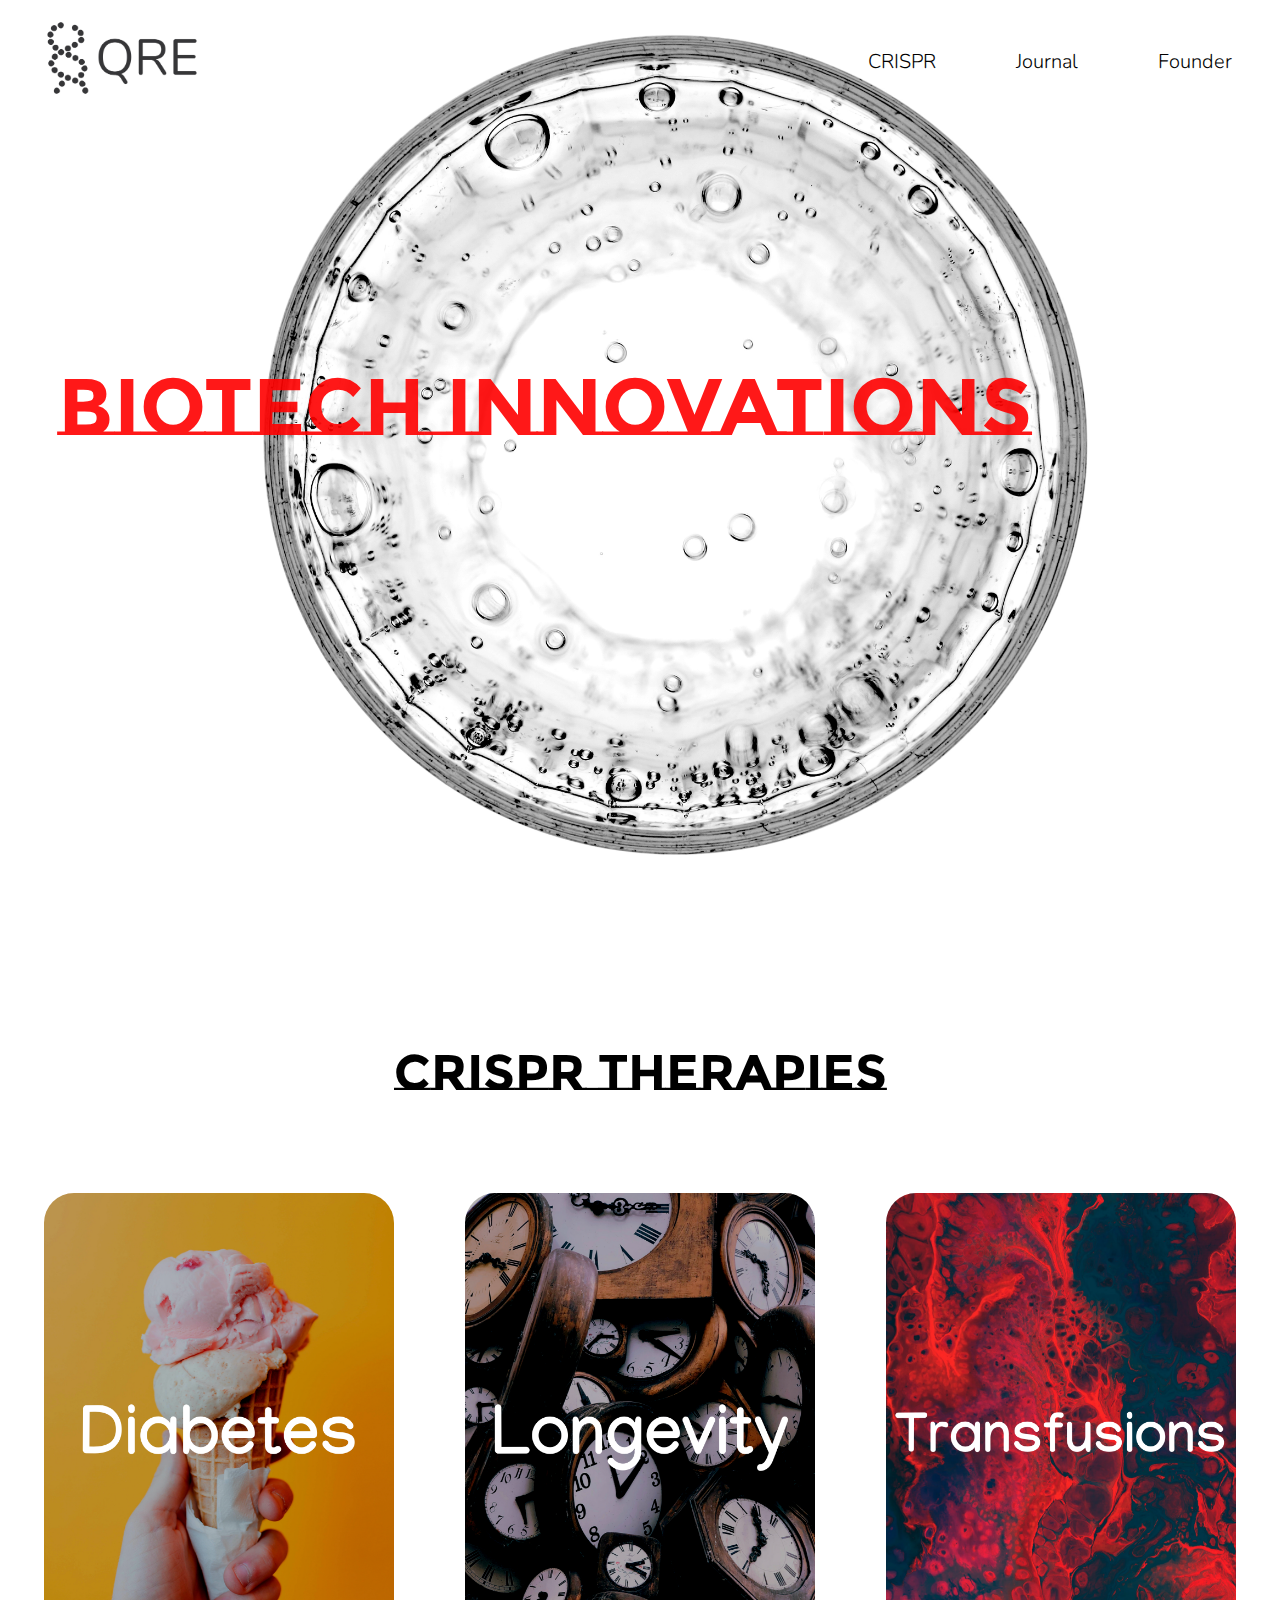
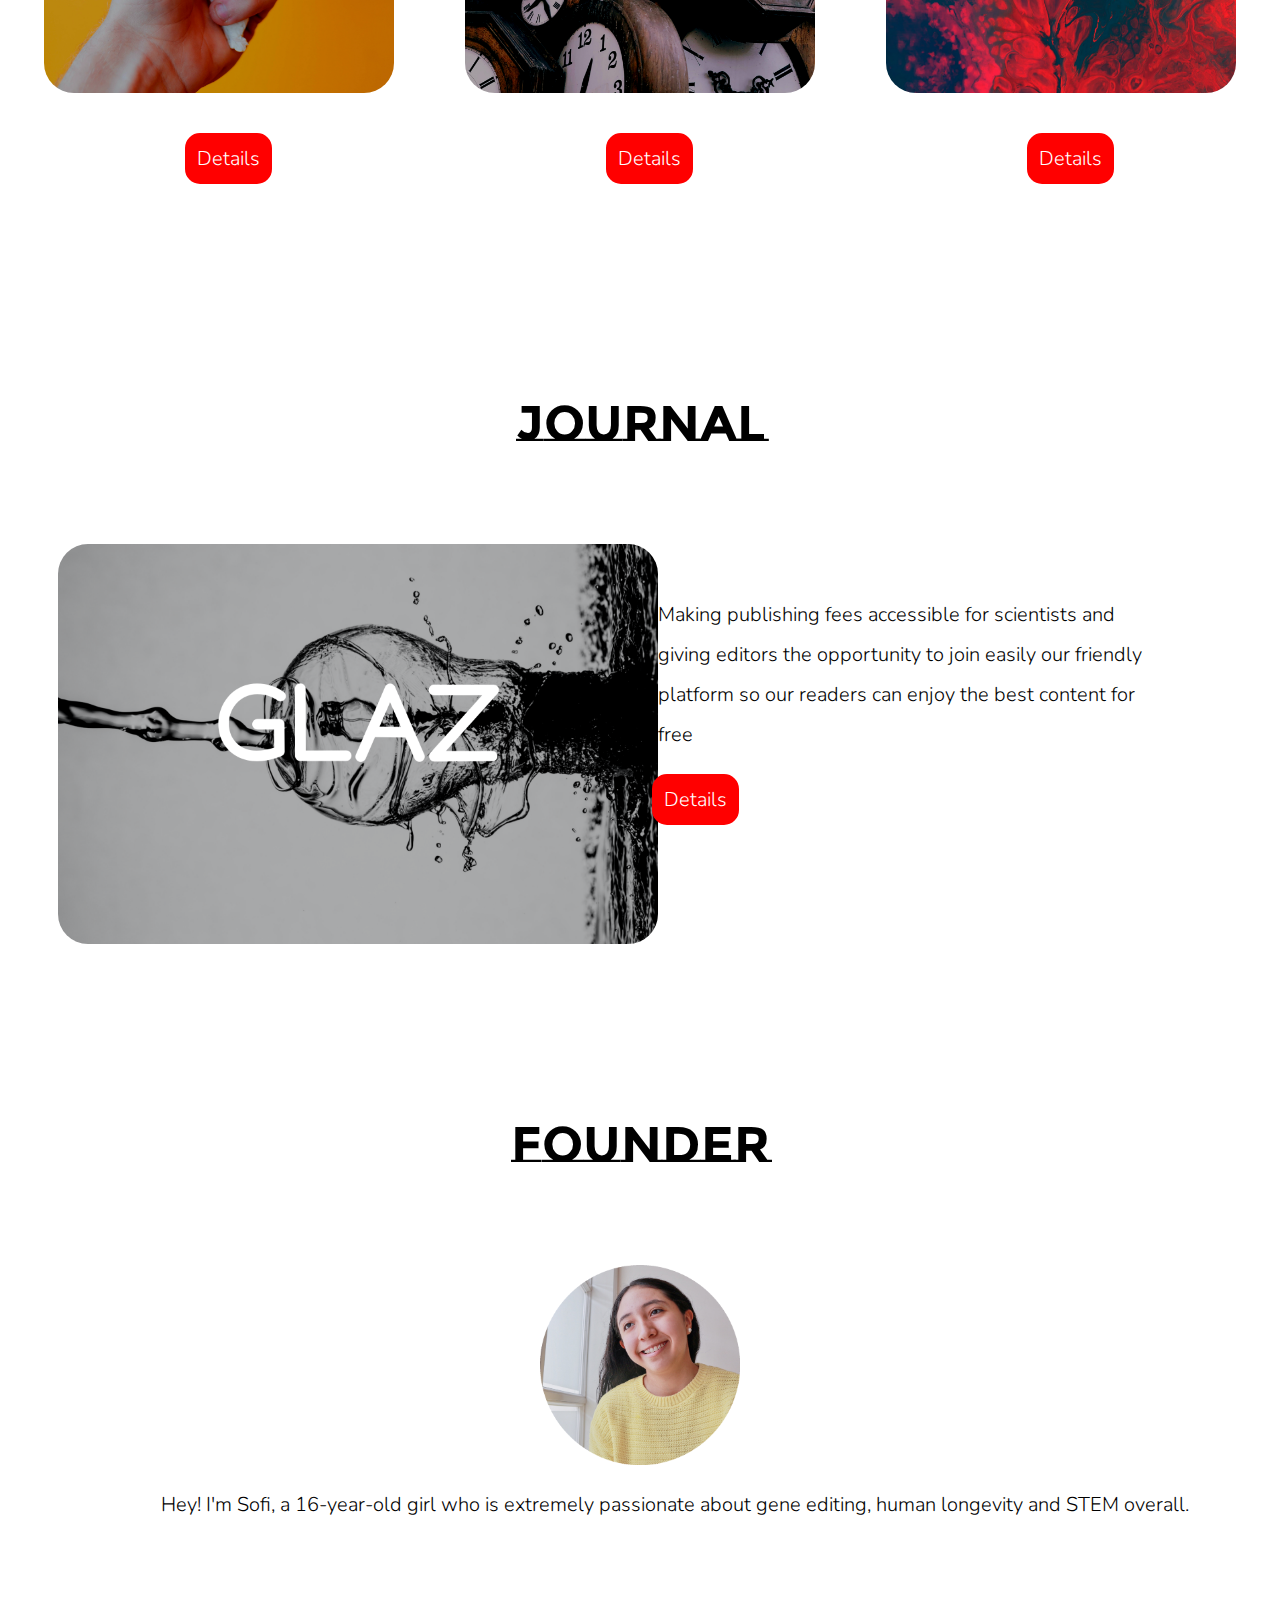
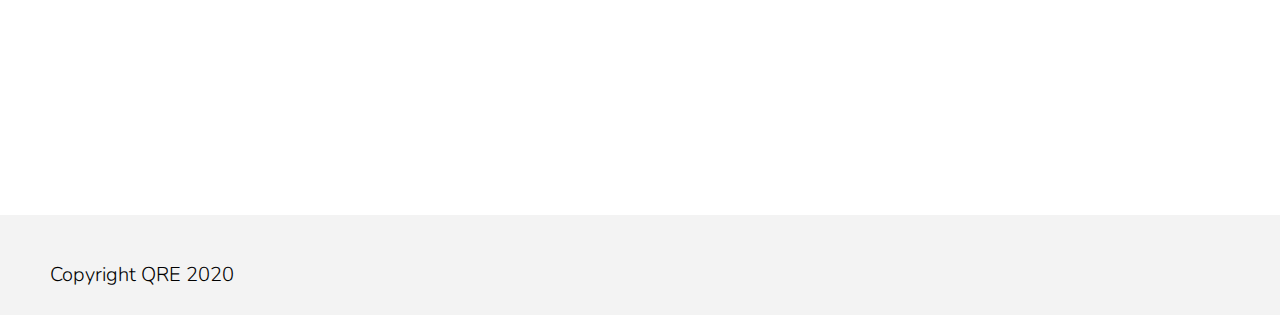
<file: index.html>
<html>
<link href="styles.css" rel="stylesheet" type="text/css">
<link href="https://fonts.googleapis.com/css2?family=Nunito:wght@300&display=swap" rel="stylesheet">
<link href="https://fonts.googleapis.com/css2?family=Montserrat+Subrayada:wght@700&display=swap" rel="stylesheet">
    <head>
        <header>
            <title>QRE</title>
            <nav class="nav">
                <img src="./imgs/QRE.jpeg" height="100px" width="180px">
                <a href="#founder">
                <p>Founder</p>
                </a>
                <a href="#journal">
                <p>Journal</p>
                </a>
                <a href="#CRISPR">
                <p>CRISPR</p>
                </a>
            </nav>
            <h1>BIOTECH INNOVATIONS</h1>
        </header>
    </head>

    <body>
        <h2 id="CRISPR">CRISPR Therapies</h2>
        <div class="CRISPR">
            <img src="imgs/diabetes.png" height="500px" width="350px">
            <img src="imgs/longevity.png" height="500px" width="350px">
            <img src="imgs/blood.png" height="500px" width="350px">
            <a href="./Diabetes/diabetes.html">
                <button id="b1">Details</button>
            </a>
            <a href="./Sirtuins/sirts.html">
                <button id="b2">Details</button>
            </a>
            <a href="./Blood/blood.html">
                <button id="b3">Details</button>
            </a>
        </div>

        <h2 id="journal">Journal</h2>
        <div class="journal">
            <img src="imgs/journal.png" width="600px" height="400px">
            <p>Making publishing fees accessible for scientists and giving editors the opportunity to join easily our friendly platform so our readers can enjoy the best content for free</p>
            <a href="./Journal/journal.html"><button>Details</button></a>
        </div>

        <h2 id="founder">Founder</h2>
        <div class="founder">
            <img src="imgs/Foto circular.png" width="200px" height="200px">
            <p>Hey! I'm Sofi, a 16-year-old girl who is extremely passionate about gene editing, human longevity and STEM overall.</p>
        </div>
    </body>

    <footer>
        <p>Copyright QRE 2020</p>
    </footer>
</html>
</file>
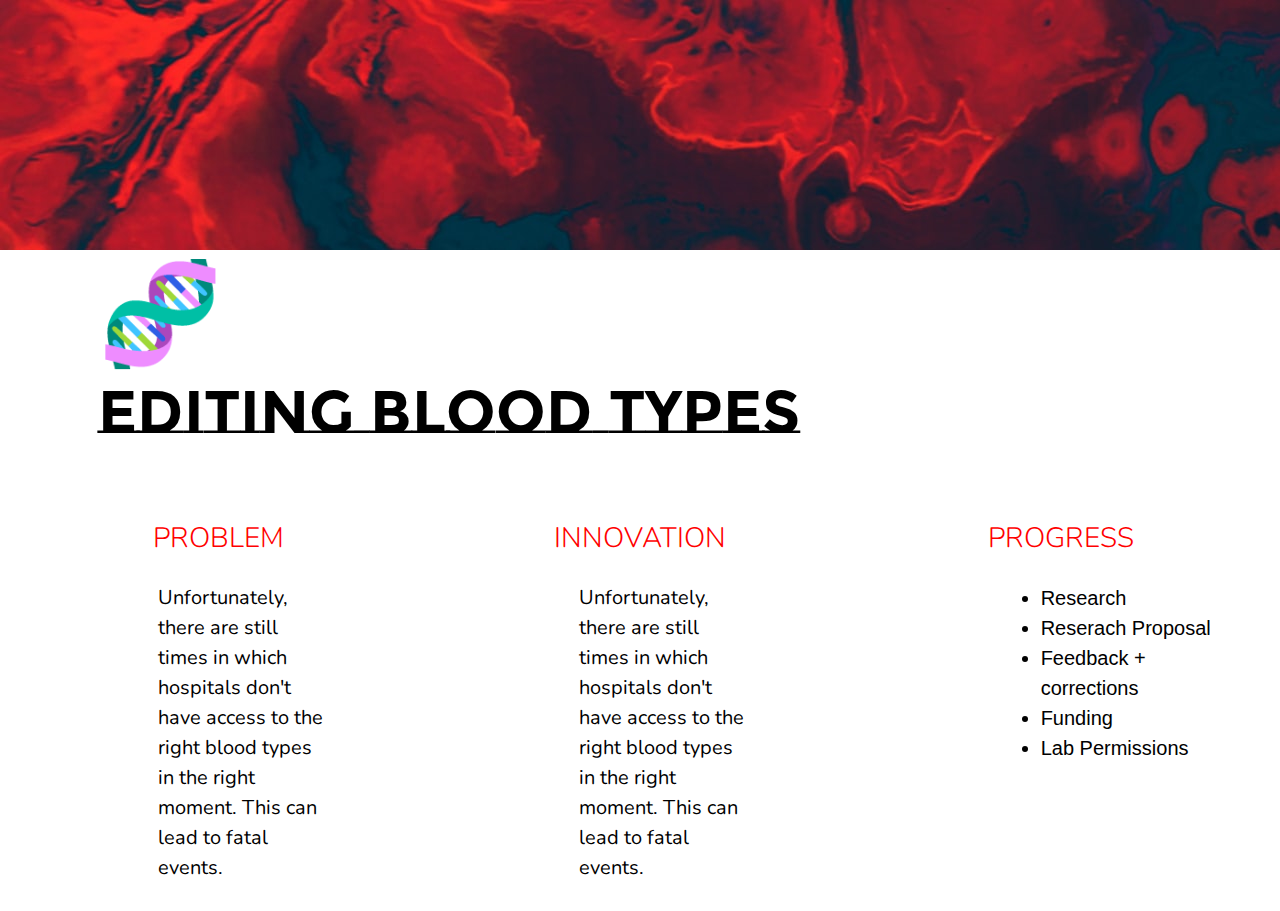
<file: Blood/blood.html>
<html>
<link href="blood.css" rel="stylesheet" type="text/css">
<link href="https://fonts.googleapis.com/css2?family=Nunito:wght@300&display=swap" rel="stylesheet">
<link href="https://fonts.googleapis.com/css2?family=Montserrat+Subrayada:wght@700&display=swap" rel="stylesheet">
    <head>
        <div class="cover"></div>
        <p class="emoji">&#129516;</p>
    </head>

    <body>
        <h2>Editing Blood Types</h2>
        <div class="pig">
            <h4>PROBLEM</h4>
            <h4>INNOVATION</h4>
            <h4>PROGRESS</h4>
        </div>
        <div class="pig2">
            <p>Unfortunately, there are still times in which hospitals don't have access to the right blood types in the right moment. This can lead to fatal events.</p>
            <p>Unfortunately, there are still times in which hospitals don't have access to the right blood types in the right moment. This can lead to fatal events.</p>
            <ul>
                <li>Research</li>
                <li>Reserach Proposal</li>
                <li>Feedback + corrections</li>
                <li>Funding</li>
                <li>Lab Permissions</li>
            </ul> 
        </div>
    </body>
</html>
</file>
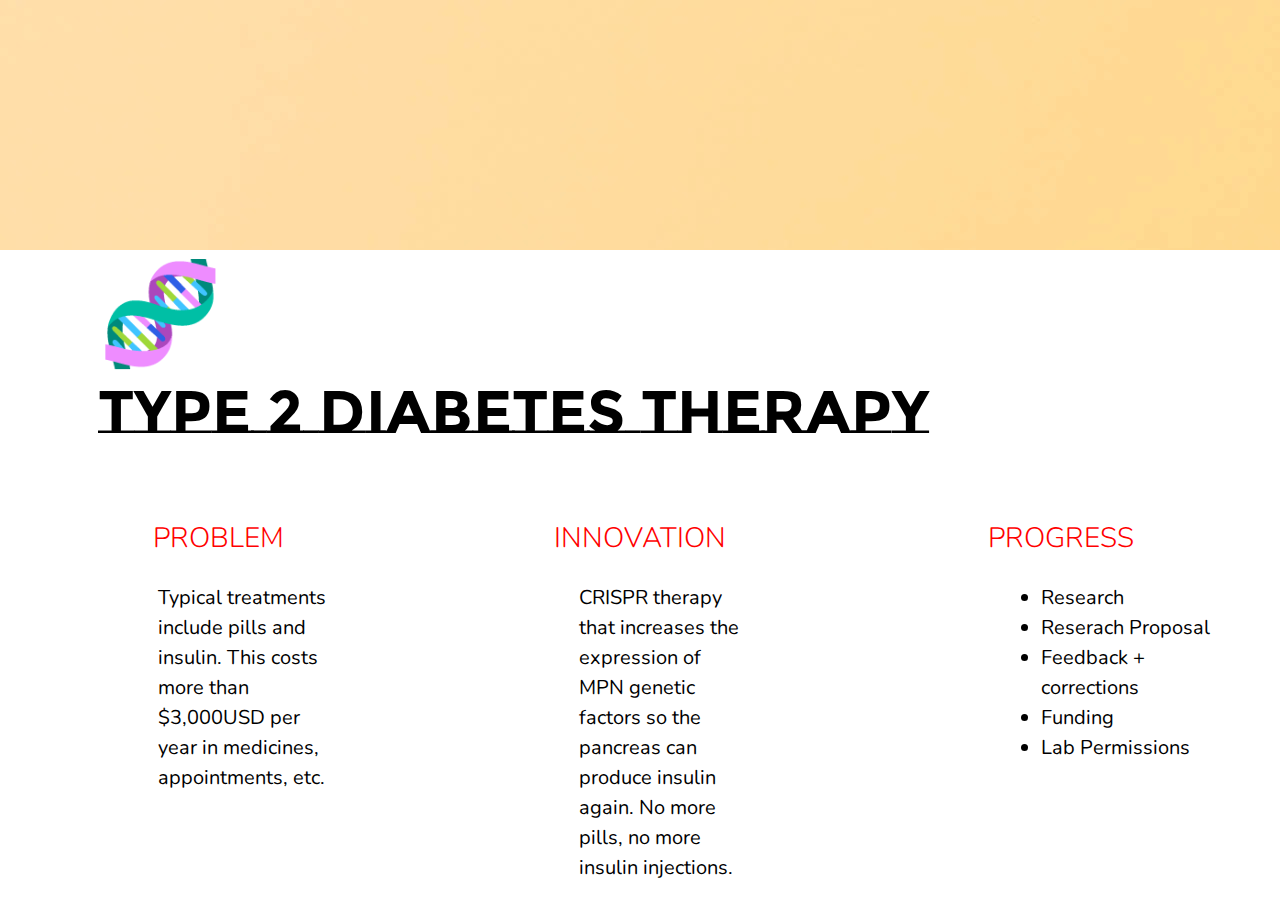
<file: Diabetes/diabetes.html>
<html>
<link href="diabetes.css" rel="stylesheet" type="text/css">
<link href="https://fonts.googleapis.com/css2?family=Nunito:wght@300&display=swap" rel="stylesheet">
<link href="https://fonts.googleapis.com/css2?family=Montserrat+Subrayada:wght@700&display=swap" rel="stylesheet">
    <head>
        <div class="cover"></div>
        <p class="emoji">&#129516;</p>
    </head>

    <body>
        <h2>Type 2 Diabetes Therapy</h2>
        <div class="pig">
            <h4>PROBLEM</h4>
            <h4>INNOVATION</h4>
            <h4>PROGRESS</h4>
        </div>
        <div class="pig2">
            <p>Typical treatments include pills and insulin. This costs more than $3,000USD per year in medicines, appointments, etc.</p>
            <p>CRISPR therapy that increases the expression of MPN genetic factors so the pancreas can produce insulin again. No more pills, no more insulin injections.</p>
            <ul>
                <li>Research</li>
                <li>Reserach Proposal</li>
                <li>Feedback + corrections</li>
                <li>Funding</li>
                <li>Lab Permissions</li>
            </ul> 
        </div>
    </body>
</html>
</file>
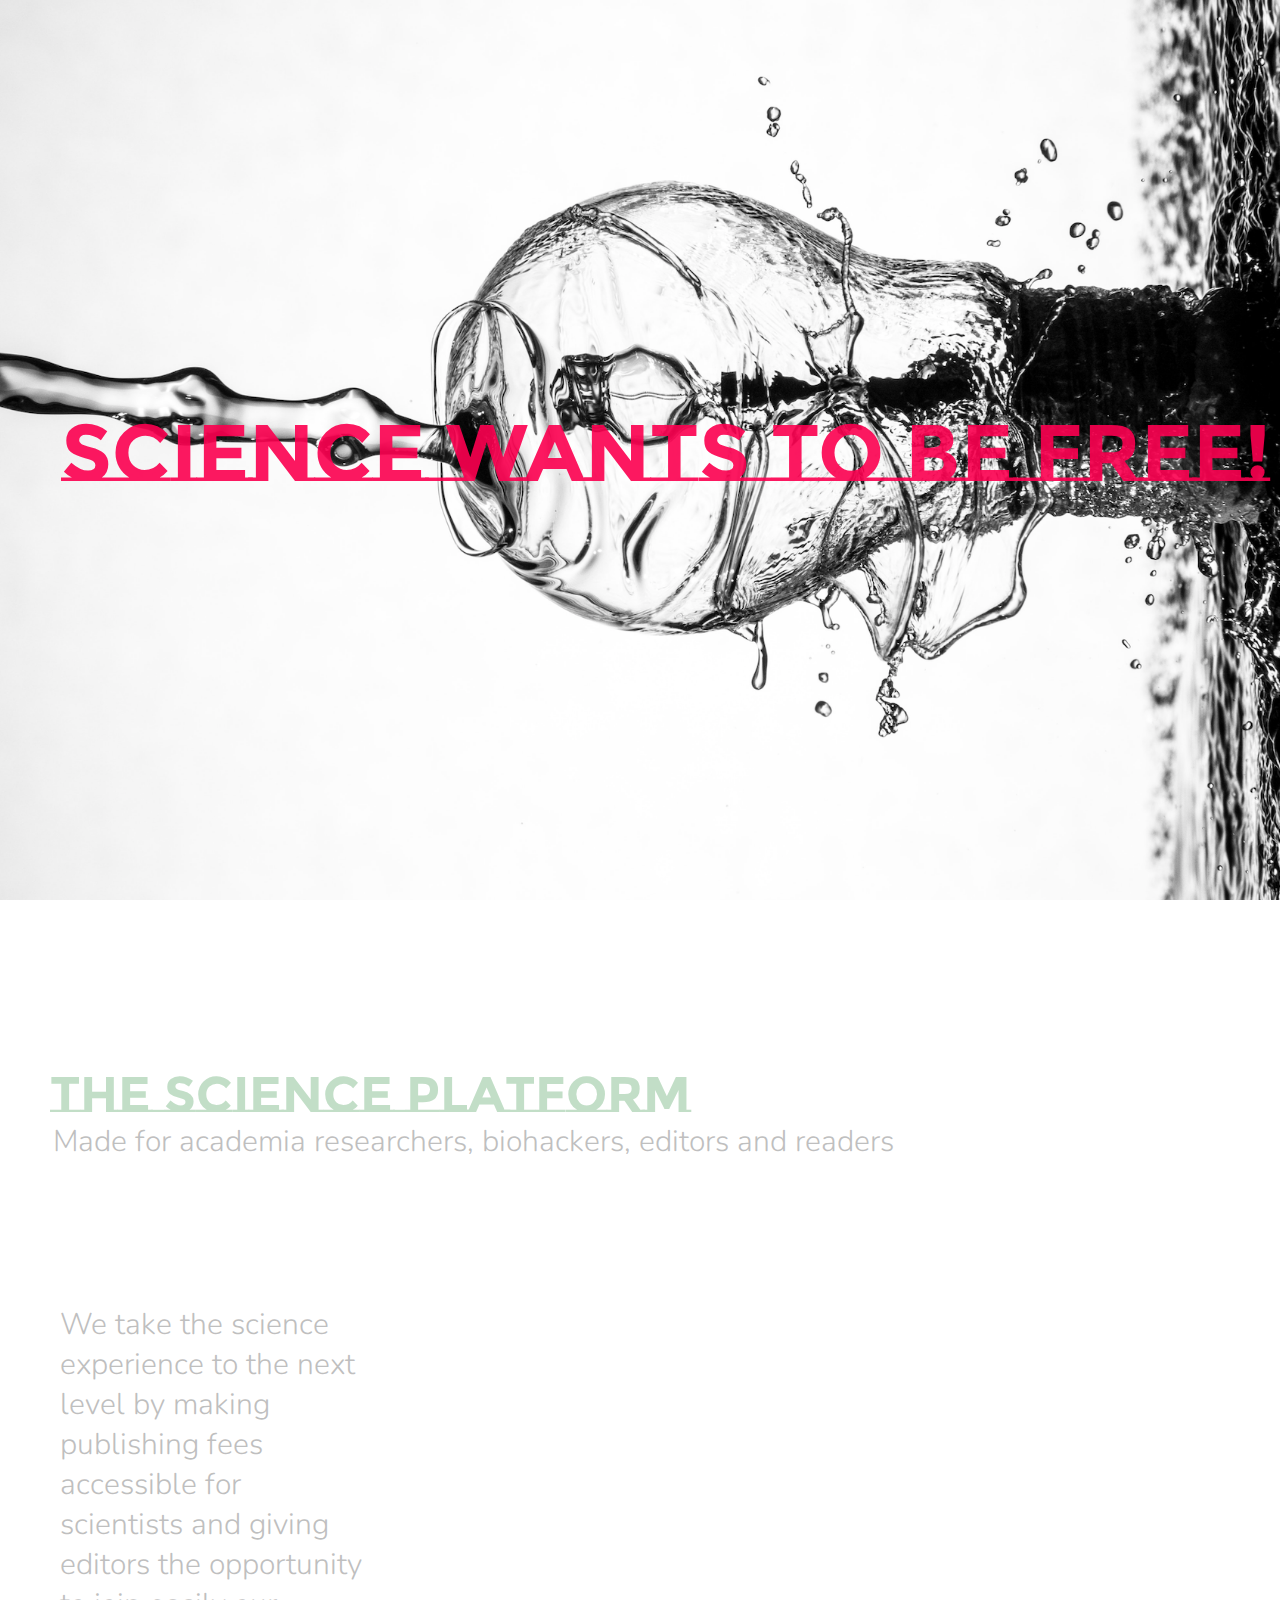
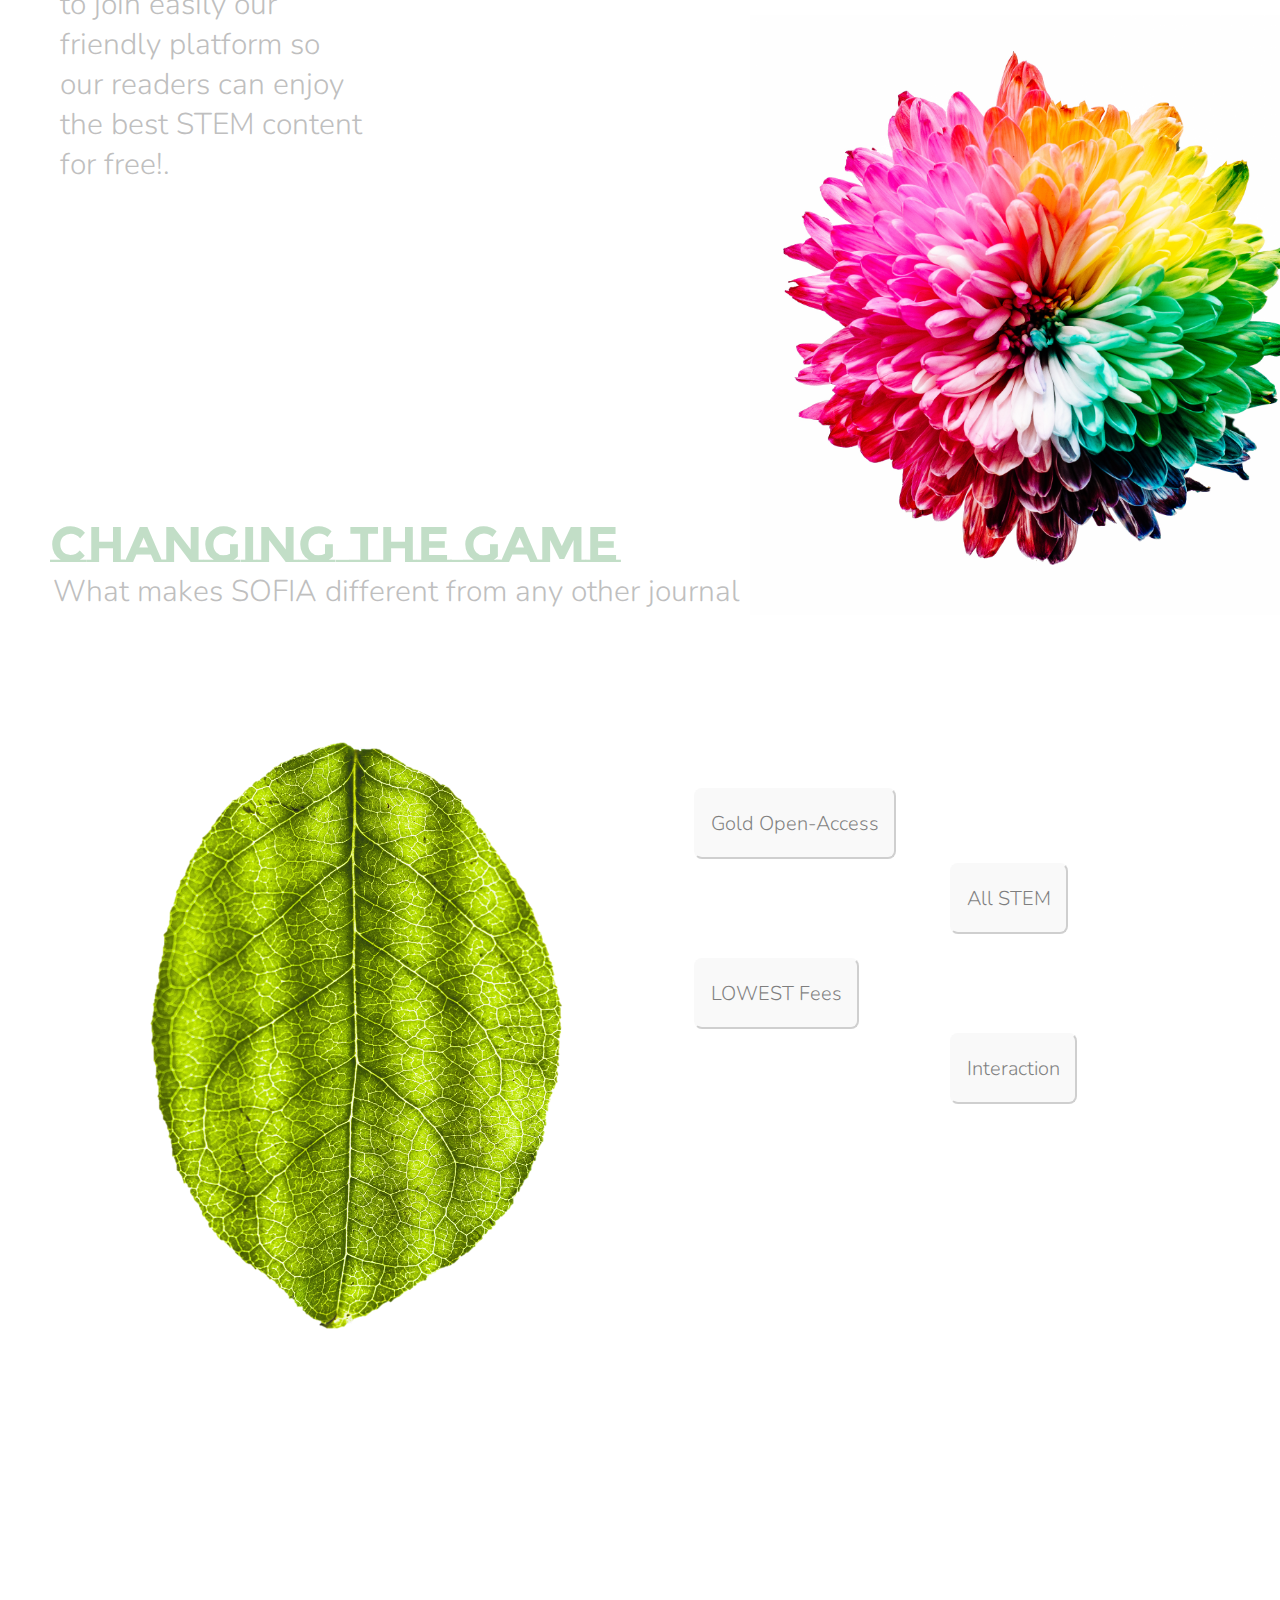
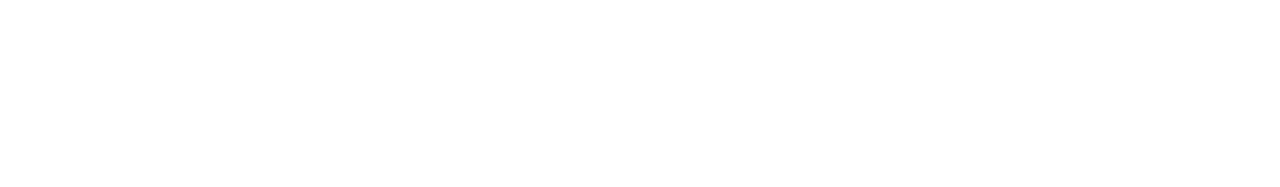
<file: Journal/journal.html>
<html>
<link href="journal.css" rel="stylesheet" type="text/css">
<link href="https://fonts.googleapis.com/css2?family=Montserrat+Subrayada:wght@700&display=swap" rel="stylesheet">
<link href="https://fonts.googleapis.com/css2?family=Nunito:wght@300&display=swap" rel="stylesheet">
    <head>
        <title>INFO Journal</title>
        <div class="info">
            <h1>SCiENCE WANTS TO BE FREE!</h1>
        </div> 
    </head>

    <body>
        <div class="the">
            <h2>THE Science Platform</h2>
            <h3>Made for academia researchers, biohackers, editors and readers</h3>
            <p>We take the science experience to the next level by making publishing fees accessible for scientists and giving editors the opportunity to join easily our friendly platform so our readers can enjoy the best STEM content for free!. </p>
            <img src="./images/flower.jpg" height="600px" width="600px">
        </div>

        <div class="change">
            <h2>Changing The Game</h2>
            <h3>What makes SOFIA different from any other journal</h3>
            <img src="images/leaf.png">
            <div class="buttons">
                <table>
                    <tr>
                        <td>
                            <button class="two">Gold Open-Access</button>
                        </td>
                        <td>
                        </td>
                    </tr>
                    <tr>
                        <td>
                        </td>
                        <td>
                            <button>All STEM</button>
                        </td>
                    </tr>
                    <tr>
                        <td>
                            <button class="three">LOWEST Fees</button>
                        </td>
                        <td>
                        </td>
                    </tr>
                    <tr>
                        <td>
                        </td>
                        <td>
                            <button>Interaction</button>
                        </td>
                    </tr>
                </table>
            </div>
    </body>
</html>
</file>
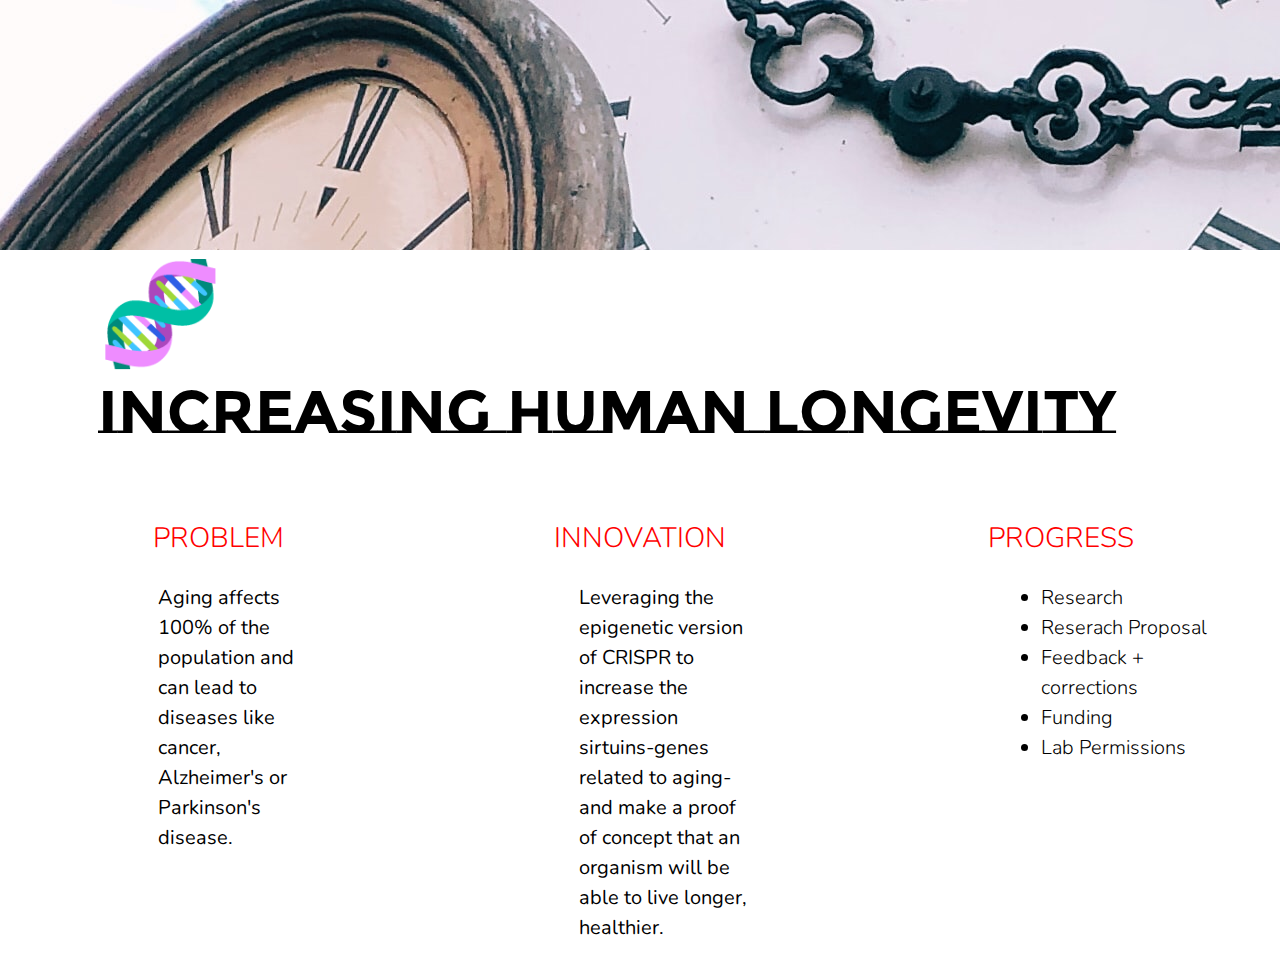
<file: Sirtuins/sirts.html>
<html>
<link href="sirts.css" rel="stylesheet" type="text/css">
<link href="https://fonts.googleapis.com/css2?family=Nunito:wght@300&display=swap" rel="stylesheet">
<link href="https://fonts.googleapis.com/css2?family=Montserrat+Subrayada:wght@700&display=swap" rel="stylesheet">
    <head>
        <div class="cover"></div>
        <p class="emoji">&#129516;</p>
    </head>

    <body>
        <h2>Increasing Human Longevity</h2>
        <div class="pig">
            <h4>PROBLEM</h4>
            <h4>INNOVATION</h4>
            <h4>PROGRESS</h4>
        </div>
        <div class="pig2">
            <p>Aging affects 100% of the population and can lead to diseases like cancer, Alzheimer's or Parkinson's disease.</p>
            <p>Leveraging the epigenetic version of CRISPR to increase the expression sirtuins-genes related to aging-and make a proof of concept that an organism will be able to live longer, healthier.</p>
            <ul>
                <li>Research</li>
                <li>Reserach Proposal</li>
                <li>Feedback + corrections</li>
                <li>Funding</li>
                <li>Lab Permissions</li>
            </ul> 
        </div>
    </body>
</html>
</file>
<file: styles.css>
.nav img {
    margin-left: 25px;
}

header {
    background-image: url("./imgs/main.jpg");
    background-size: cover;
    height: 100%;
    width: 100%;
    background-attachment: fixed;
    margin-bottom: 150px;
}

a {
    text-decoration: none;
    color: black;
    display: inline;
    font-family: "Nunito", sans-serif;
    font-size: 20px;
    padding: 20px 40px;
    float: right;
    font-weight: 300;
}

h1 {
    font-family: "Montserrat Subrayada", sans-serif;
    font-size: 80px;
    margin-left: 50px;
    margin-top: 250px;
    color: red;
    opacity: 90%;
}

button {
    font-size: 20px;
    font-family: "Nunito", sans-serif;
    border-radius: 15px;
    border-color: red;
    background-color: red;
    padding: 10px;
    border-style: solid;
    color: white;
    margin-top: 20px;
    display: inline-block;
    margin-left: 40%;
    font-weight: 300;
}

button:hover {
    background-color: rgb(252, 0, 80);
    opacity: 60%;
    color: white;
}

.journal button {
    margin-left: 106%;
}

h2 {
    font-family: "Montserrat Subrayada", sans-serif;
    font-size: 50px;
    margin-bottom: 90px;
    text-align: center;
    font-family: "Montserrat Subrayada", sans-serif;
    font-size: 50px;
}

.CRISPR h2 {
    padding-top: 200px;
}

.journal h2 {
    padding-top: 350px;
}

.founder h2 {
    padding-top: 450px;
}

.CRISPR {
    display: grid;
    grid-template-columns: repeat(3, 1fr);
    grid-template-rows: 500px  100px;
    margin-bottom: 200px;
}

.CRISPR img {
    border-radius: 30px;
    margin-left: auto;
    margin-right: auto;
}

.journal img {
    border-radius: 30px;
    margin-left: 50px;
}

.journal p {
    font-family: "Nunito", sans-serif;
    font-size: 20px;
    line-height: 40px;
    padding-right: 20%;
    padding-top: 5%;
    font-weight: 300;
}

.journal {
    display: grid;
    grid-template-columns: repeat(2, 1fr);
    grid-template-rows: 190px 80px;
    margin-bottom: 300px;
}
.journal button {
    grid-column-start: span 2;
} 

.founder img {
    margin-left: auto;
    margin-right: auto;
}

.founder p {
    font-family: "Nunito", sans-serif;
    font-size: 20px;
    line-height: 40px;
    text-align: center;
    margin-left: 70px;
    font-weight: 300;
}

.founder {
    text-align: center;
    display: grid;
    grid-template-rows: repeat(2, 1fr);
    grid-template-columns: 1fr;
    align-content: center;
}

footer {
    margin-top: 150px;
    height: 100px;
    background-color: #f3f3f3;
    position: absolute;
    right: 0;
    left: 0;
}

footer p {
    padding-top: 20px;
    padding-left: 50px;
    font-family: "Nunito", sans-serif;
    font-size: 20px;
    line-height: 40px;
    font-weight: 300;
}
</file>
<file: Blood/blood.css>
.cover {
    height: 250px;
    width: 100%;
    margin-bottom: 500px;
    background-image: url("./blood.jpg");
    position: absolute;
    top: 0;
    left: 0;
    right: 0;
    z-index: 0;
}

.emoji {
    margin-top: 300px;
    margin-left: 90px;
    z-index: 10;
    font-size: 100px;
    margin-bottom: 20px;
}

h2 {
    font-size: 60px;
    font-family: 'Montserrat Subrayada', sans-serif;
    margin-left: 90px;
    margin-top: 45px;
}

.pig {
    display:grid;
    grid-template-columns: repeat(3, 1fr);
    width: 100%;
    margin-top: 70px;
    text-align: center;
}

h4 {
    font-size: 28px;
    font-family: 'Nunito', sans-serif;
    font-weight: 300;
    color: red;
    margin-top: 1px;
    margin-bottom: 1px;
}

.pig2 {
    display:grid;
    grid-template-columns: repeat(3, 1fr);
    width: 100%;
    margin-top: 5px;
    text-align: center;
}

p {
    font-size: 20px;
    font-family: 'Nunito', sans-serif;
    text-align: left;
    padding-right: 100px;
    margin-left: 150px;
    font-weight: 300px;
    line-height: 30px;
}

ul {
    font-size: 20px;
    font-family: 'Quicksand', sans-serif;
    text-align: left;
    padding-right: 50px;
    margin-left: 150px;
    line-height: 30px;
    font-weight: 300;
}
</file>
<file: Diabetes/diabetes.css>
.cover {
    height: 250px;
    width: 100%;
    margin-bottom: 500px;
    background-image: url("./ice\ cream.jpg");
    position: absolute;
    top: 0;
    left: 0;
    right: 0;
    z-index: 0;
}

.emoji {
    margin-top: 300px;
    margin-left: 90px;
    z-index: 10;
    font-size: 100px;
    margin-bottom: 20px;
}

h2 {
    font-size: 60px;
    font-family: 'Montserrat Subrayada', sans-serif;
    margin-left: 90px;
    margin-top: 45px;
}

.pig {
    display:grid;
    grid-template-columns: repeat(3, 1fr);
    width: 100%;
    margin-top: 70px;
    text-align: center;
}

h4 {
    font-size: 28px;
    font-family: 'Nunito', sans-serif;
    font-weight: 300;
    color: red;
    margin-top: 1px;
    margin-bottom: 1px;
}

.pig2 {
    display:grid;
    grid-template-columns: repeat(3, 1fr);
    width: 100%;
    margin-top: 5px;
    text-align: center;
}

p {
    font-size: 20px;
    font-family: 'Nunito', sans-serif;
    text-align: left;
    padding-right: 100px;
    margin-left: 150px;
    font-weight: 300px;
    line-height: 30px;
}

ul {
    font-size: 20px;
    font-family: 'Nunito', sans-serif;
    text-align: left;
    padding-right: 50px;
    margin-left: 150px;
    line-height: 30px;
}
</file>
<file: Journal/journal.css>
h1 {
    font-family: 'Montserrat Subrayada', sans-serif;
    font-size: 80px;
    font-weight: bold;
    padding-top: 350px;
    padding-left: 50px;
    color: rgb(252, 0, 80);
    text-align: center;
    opacity: 90%;
}

.info {
    background-image: url("./images/bulb5.png");
    background-attachment: fixed;
    background-repeat: no-repeat;
    background-size: cover;
    height: 1000px;
    width: 100%;
    background-position: center;
    position: absolute;
    top: 0;
    right: 0;
    left: 0;
}

.the h2 {
    font-family: 'Montserrat Subrayada', sans-serif;
    font-size: 50px;
    font-weight: bold;
    line-height: 5px;
    margin-left: 50px;
    color: rgb(121, 184, 132);
    opacity: 45%;
}

.the h3 {
    font-family: "Nunito", sans-serif;
    font-size: 30px;
    font-weight: 300;
    line-height: 7px;
    margin-left: 53px;
    color: rgb(191, 191, 191);
}

.the p {
    font-family: "Nunito", sans-serif;
    font-size: 30px;
    font-weight: 300;
    line-height: 40px;
    color: rgb(191, 191, 191);
    padding: 10px;
    margin-top: 150px;
    margin-left: 50px;
    margin-right: 900px;
    z-index: 100;
}

.the {
    margin-top: 1000px;
    padding-top: 50px;
    margin-bottom: 300px;
    background-position: right;
    height: 600px;
    width: 100%;
    position: absolute;
    top: 0;
    right: 0;
    left: 0;
}

.the img {
    margin-left: 750px;
    position: relative;
    bottom: 210px;
}

.change {
    margin-top: 2000px;
    padding-top: 100px;
    position: absolute;
    top: 0;
    right: 0;
    left: 0;
}

.change h2 {
    font-family: 'Montserrat Subrayada', sans-serif;
    font-size: 50px;
    font-weight: bold;
    line-height: 5px;
    margin-left: 50px;
    color: rgb(121, 184, 132);
    opacity: 45%;
}

.change h3 {
    font-family: "Nunito", sans-serif;
    font-size: 30px;
    font-weight: 300;
    line-height: 7px;
    margin-left: 53px;
    color: rgb(191, 191, 191);
}

.change p {
    font-family: "Nunito", sans-serif;
    font-size: 30px;
    font-weight: 300;
    line-height: 40px;
    color: rgb(191, 191, 191);
    margin-top: 150px;
    margin-left: 800px;
    text-align: right;
    margin-left: 700px;
    margin-right: 90px;
    z-index: 100;
}

.change img {
    height: 700px;
    width: 490px;
    margin-left: 100px;
    margin-top: 60px;
}

button {
    transition-duration: 0.4s;
    border-radius: 8px;
    border-color: rgb(245, 245, 245);
    font-family: "Nunito", sans-serif;
    background-color: rgb(245, 245, 245);
    opacity: 50%;
    font-size: 20px;
    padding: 20px 15px;
    font-weight: 300;
}
  
button:hover {
    background-color: rgb(252, 0, 80);
    opacity: 50%;
    color: white;
}

table {
    float: right;
    margin-right: 200px;
    margin-top: 100px;
    position: relative;
    bottom: 680px;
    margin-top: 60px;
}

.one{
    margin-right: 50px;
}

.two {
    margin-right: 50px;
    margin-top: 20px;
}

.three {
    margin-right: 50px;
    margin-top: 20px;
}

footer p {
    font-family: "Nunito", sans-serif;
    font-size: 10px;
    line-height: 40px;
    text-align: left;
}
</file>
<file: Sirtuins/sirts.css>
.cover {
    height: 250px;
    width: 100%;
    margin-bottom: 500px;
    background-image: url("./clocks.jpg");
    position: absolute;
    top: 0;
    left: 0;
    right: 0;
    z-index: 0;
}

.emoji {
    margin-top: 300px;
    margin-left: 90px;
    z-index: 10;
    font-size: 100px;
    margin-bottom: 20px;
}

h2 {
    font-size: 60px;
    font-family: 'Montserrat Subrayada', sans-serif;
    margin-left: 90px;
    margin-top: 45px;
}

.pig {
    display:grid;
    grid-template-columns: repeat(3, 1fr);
    width: 100%;
    margin-top: 70px;
    text-align: center;
}

h4 {
    font-size: 28px;
    font-family: 'Nunito', sans-serif;
    font-weight: 300;
    color: red;
    margin-top: 1px;
    margin-bottom: 1px;
}

.pig2 {
    display:grid;
    grid-template-columns: repeat(3, 1fr);
    width: 100%;
    margin-top: 5px;
    text-align: center;
}

p {
    font-size: 20px;
    font-family: 'Nunito', sans-serif;
    text-align: left;
    padding-right: 100px;
    margin-left: 150px;
    font-weight: 300px;
    line-height: 30px;
}

ul {
    font-size: 20px;
    font-family: 'Nunito', sans-serif;
    text-align: left;
    padding-right: 50px;
    margin-left: 150px;
    line-height: 30px;
    font-weight: 300;
}
</file>
